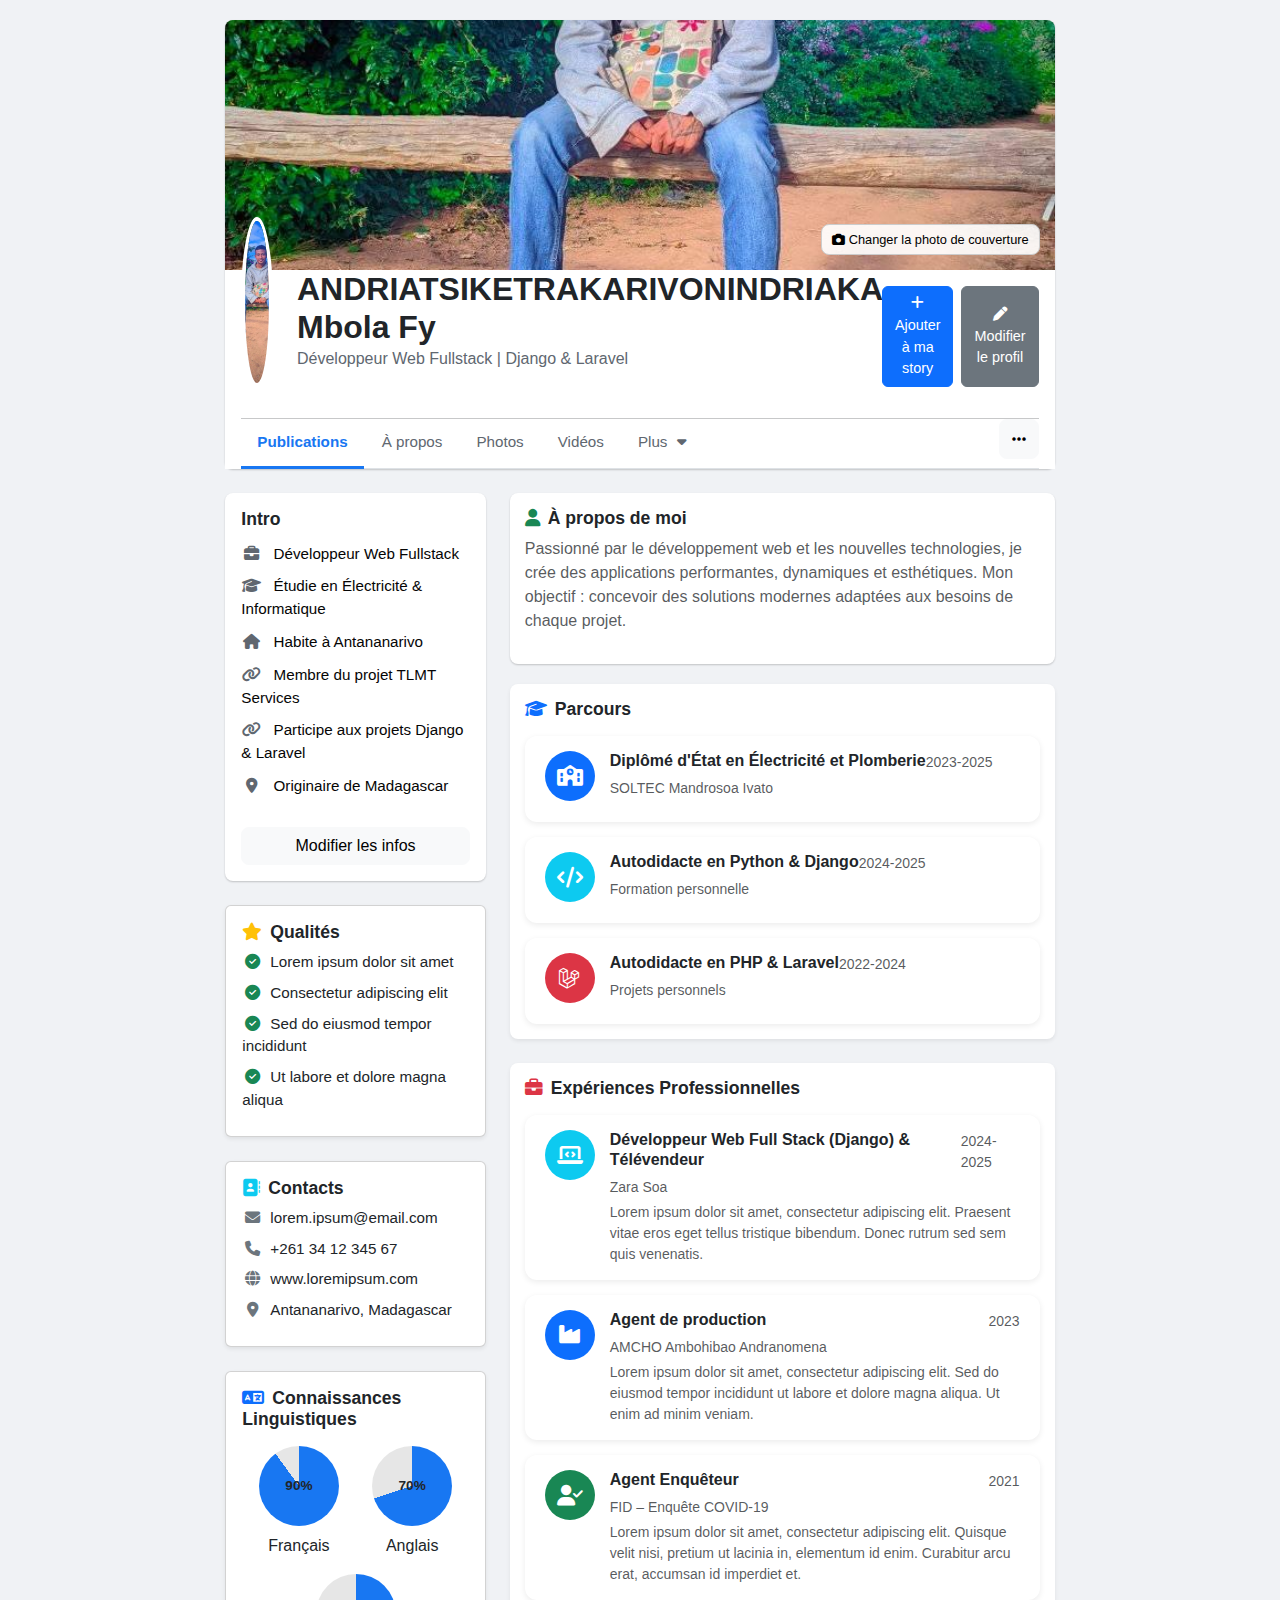
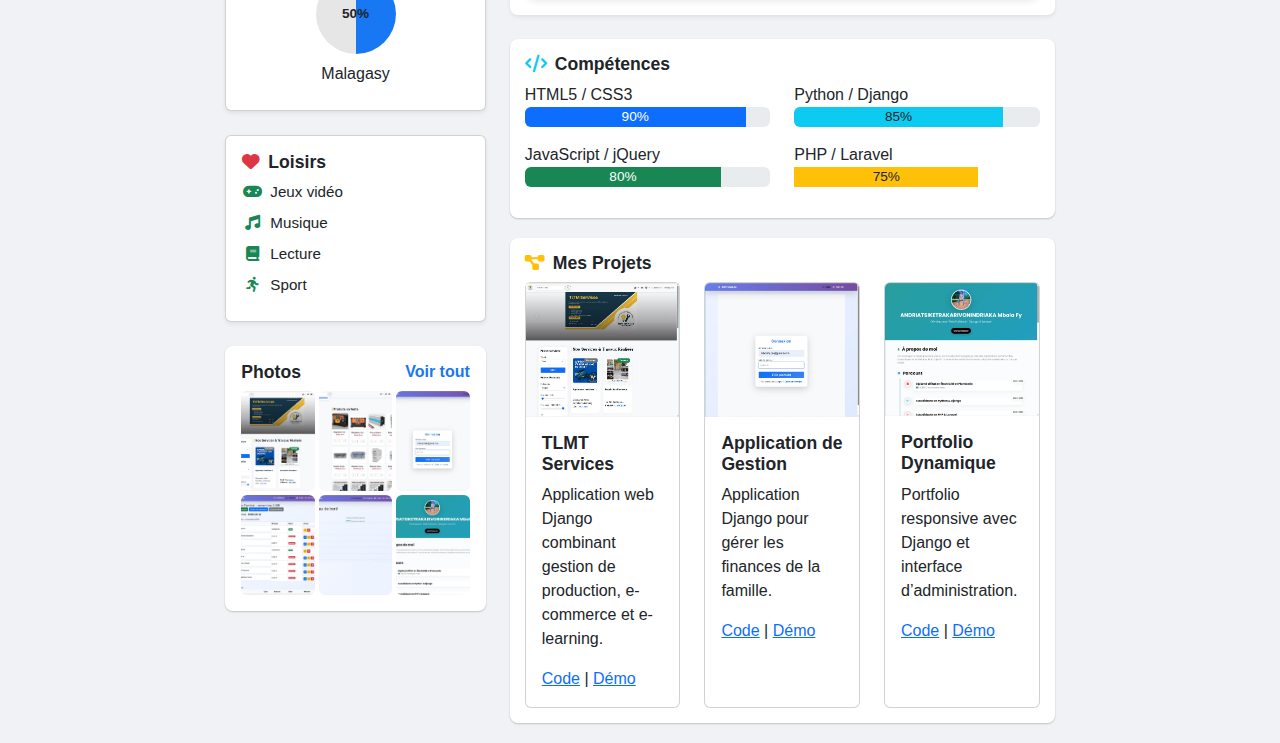
<file: test.html>
<!DOCTYPE html>
<html lang="fr">
<head>
    <meta charset="UTF-8">
    <meta name="viewport" content="width=device-width, initial-scale=1.0">
    <title>Mon Portfolio - Mbola Fy AR</title>

    <!-- CSS Bootstrap & FontAwesome -->
    <link href="https://cdn.jsdelivr.net/npm/bootstrap@5.3.3/dist/css/bootstrap.min.css" rel="stylesheet">
    <link rel="stylesheet" href="https://cdnjs.cloudflare.com/ajax/libs/font-awesome/6.5.2/css/all.min.css">

    <!-- CSS Personnalisé -->
    <style>
        /* ---------- Corps de la page ---------- */
        body {
            background-color: #f0f2f5;
            font-family: Arial, sans-serif;
        }

        .main-content { padding-top: 20px; }

        /* ---------- Carte Profil ---------- */
        .profile-card {
            border: none;
            border-radius: 8px;
            box-shadow: 0 1px 2px rgba(0, 0, 0, 0.2);
            margin-bottom: 20px;
            background-color: #fff;
        }

        .cover-image-container {
            position: relative;
            height: 250px;
            border-top-left-radius: 8px;
            border-top-right-radius: 8px;
            overflow: hidden;
        }

        .cover-image { width: 100%; height: 100%; object-fit: cover; }

        .cover-button {
            position: absolute;
            bottom: 15px;
            right: 15px;
            font-size: 0.8rem;
            padding: 5px 10px;
            border-radius: 6px;
            background-color: rgba(255, 255, 255, 0.9);
            border: 1px solid #ccc;
        }

        .profile-info-bar { padding: 0 16px; background-color: #fff; }

        .profile-picture-container {
            margin-top: -100px;
            border: 4px solid #fff;
            border-radius: 50%;
            width: 170px;
            height: 170px;
            overflow: hidden;
            position: relative;
            z-index: 10;
        }

        .profile-picture { width: 100%; height: 100%; object-fit: cover; }

        .profile-header { padding-bottom: 15px; margin-bottom: 0; }

        .profile-name { font-size: 2rem; font-weight: bold; margin-bottom: 0; }

        .followers-count { color: #606770; font-size: 1rem; }

        .action-buttons button { font-size: 0.9rem; }

        .profile-nav .nav-link {
            color: #606770; font-weight: 500; border: none; padding: 12px 16px; margin-right: 2px;
        }

        .profile-nav .nav-link.active {
            color: #1877f2; border-bottom: 3px solid #1877f2; background-color: transparent; font-weight: bold;
        }

        .profile-nav .nav-link:hover { background-color: #f2f2f2; border-radius: 6px 6px 0 0; }

        .settings-button {
            height: 40px; width: 40px;
            display: flex; align-items: center; justify-content: center;
            border-radius: 50%; margin-right: 0;
        }

        /* ---------- Cartes Générales ---------- */
        .intro-card, .photo-card, .create-post-card, .section-card {
            border: none;
            border-radius: 8px;
            box-shadow: 0 1px 2px rgba(0, 0, 0, 0.2);
            background-color: #fff;
            margin-bottom: 20px;
            padding: 15px;
        }

        .intro-list li { padding: 5px 0; color: #050505; }
        .intro-list i { color: #606770; width: 20px; }

        .photo-card h5 a { font-size: 1rem; color: #1877f2; }
        .photo-card img { height: 100px; object-fit: cover; width: 100%; }

        .mini-profile-picture { width: 40px; height: 40px; object-fit: cover; }

        .create-post-card input.form-control {
            border-radius: 20px; background-color: #f0f2f5; border: none; padding: 10px 15px;
        }

        .post-option { border: none; background-color: transparent; font-weight: 500; }

        /* ---------- Timeline ---------- */
        .timeline { position: relative; margin-left: 30px; padding-left: 15px; border-left: 3px solid #1877f2; }
        .timeline-item { position: relative; margin-bottom: 25px; padding-left: 20px; }
        .timeline-item::before {
            content: attr(data-year); position: absolute; left: -90px; top: 0;
            font-weight: bold; color: #333; background-color: #fff;
            padding: 3px 8px; border-radius: 20px; border: 1px solid #ccc; font-size: 0.85rem;
        }

        .timeline-icon { position: absolute; left: -45px; top: 0; font-size: 1.4rem; }

        .timeline-content h6 { font-weight: 600; margin-bottom: 3px; }
        .timeline-content p { margin: 0; color: #555; font-size: 0.9rem; }

        /* Progress bar */
        .progress { height: 20px; }
        .progress-bar { line-height: 20px; font-size: 0.85rem; }

        /* Sidebar gauche : Qualités et Contacts */
        .card ul li i { width: 20px; text-align: center; }
        .card ul li { font-size: 0.95rem; }
        .card-title { font-weight: 600; font-size: 1.1rem; }
        .shadow-sm { box-shadow: 0 2px 5px rgba(0,0,0,0.08); }
        .btn-light { border-radius: 8px; }

        /* Responsive */
        @media (max-width: 992px) {
            .profile-picture-container { margin-top: -70px; width: 120px; height: 120px; }
            .profile-name { font-size: 1.5rem; }
            .name-and-action { margin-top: 15px; }
            .profile-header { flex-direction: column; align-items: center !important; text-align: center; }
            .action-buttons { margin-top: 15px; margin-left: 0 !important; justify-content: center; }
        }

        /* Timeline moderne style Meta / Instagram */
        .timeline-modern { display: flex; flex-direction: column; gap: 15px; }
        .timeline-item-modern {
            display: flex; align-items: flex-start; background-color: #fff;
            padding: 15px 20px; border-radius: 12px; position: relative;
            transition: all 0.3s ease; box-shadow: 0 2px 6px rgba(0,0,0,0.08);
        }
        .timeline-item-modern:hover { transform: translateY(-3px); box-shadow: 0 6px 12px rgba(0,0,0,0.12); }
        .timeline-badge { flex-shrink: 0; width: 50px; height: 50px; border-radius: 50%;
            display: flex; justify-content: center; align-items: center; color: #fff; font-size: 1.3rem;
            margin-right: 15px; transition: all 0.3s ease; }
        .timeline-badge:hover { transform: scale(1.1); }
        .timeline-body h6 { font-size: 1rem; }
        .timeline-body p { font-size: 0.875rem; margin-bottom: 0; }
        @media (max-width: 768px) {
            .timeline-item-modern { flex-direction: column; align-items: flex-start; }
            .timeline-badge { margin-bottom: 10px; }
        }

        /* Progress circle pour langues */
        .progress-circle {
            width: 80px; height: 80px; border-radius: 50%;
            background: conic-gradient(#1877f2 calc(var(--progress) * 1%), #e6e6e6 0);
            display: flex; align-items: center; justify-content: center;
            font-weight: bold; font-size: 0.9rem; position: relative;
        }
        .progress-circle span { position: absolute; font-size: 0.85rem; }

    </style>
</head>

<body>
<div class="container-fluid main-content">
    <div class="row justify-content-center">
        <div class="col-lg-8 col-md-10">

            <!-- ------------------- Profil Card ------------------- -->
            <div class="card profile-card">
                <div class="cover-image-container">
                    <img src="img/pdp.jpg" class="card-img-top cover-image" alt="Image de couverture">
                    <button class="btn btn-sm btn-light cover-button"><i class="fas fa-camera"></i> Changer la photo de couverture</button>
                </div>
                <div class="profile-info-bar">
                    <div class="d-flex align-items-end profile-header">
                        <div class="profile-picture-container">
                            <img src="img/pdp.jpg" class="profile-picture" alt="Photo de profil">
                        </div>
                        <div class="ms-4 name-and-action">
                            <h2 class="profile-name">ANDRIATSIKETRAKARIVONINDRIAKA Mbola Fy</h2>
                            <p class="followers-count">Développeur Web Fullstack | Django & Laravel</p>
                        </div>
                        <div class="ms-auto action-buttons d-flex">
                            <button class="btn btn-primary me-2"><i class="fas fa-plus"></i> Ajouter à ma story</button>
                            <button class="btn btn-secondary"><i class="fas fa-pen"></i> Modifier le profil</button>
                        </div>
                    </div>
                    <hr class="mt-3 mb-0">
                    <ul class="nav nav-tabs profile-nav">
                        <li class="nav-item"><a class="nav-link active" href="#">Publications</a></li>
                        <li class="nav-item"><a class="nav-link" href="#">À propos</a></li>
                        <li class="nav-item"><a class="nav-link" href="#">Photos</a></li>
                        <li class="nav-item"><a class="nav-link" href="#">Vidéos</a></li>
                        <li class="nav-item"><a class="nav-link" href="#">Plus <i class="fas fa-caret-down"></i></a></li>
                        <li class="nav-item ms-auto"><button class="btn btn-light settings-button"><i class="fas fa-ellipsis-h"></i></button></li>
                    </ul>
                </div>
            </div>

            <!-- ------------------- Contenu Principal ------------------- -->
            <div class="row mt-4">

                <!-- ---------- Colonne Gauche ---------- -->
                <div class="col-lg-4">

                    <!-- Intro -->
                    <div class="card p-3 mb-4 intro-card">
                        <h5 class="card-title">Intro</h5>
                        <ul class="list-unstyled intro-list">
                            <li><i class="fas fa-briefcase me-2"></i> Développeur Web Fullstack</li>
                            <li><i class="fas fa-graduation-cap me-2"></i> Étudie en Électricité & Informatique</li>
                            <li><i class="fas fa-home me-2"></i> Habite à Antananarivo</li>
                            <li><i class="fas fa-link me-2"></i> Membre du projet TLMT Services</li>
                            <li><i class="fas fa-link me-2"></i> Participe aux projets Django & Laravel</li>
                            <li><i class="fas fa-map-marker-alt me-2"></i> Originaire de Madagascar</li>
                        </ul>
                        <button class="btn btn-light w-100 mt-2">Modifier les infos</button>
                    </div>

                    <!-- Qualités -->
                    <div class="card p-3 mb-4 shadow-sm">
                        <h5 class="card-title"><i class="fas fa-star me-2 text-warning"></i>Qualités</h5>
                        <ul class="list-unstyled mb-0">
                            <li class="mb-2"><i class="fas fa-check-circle me-2 text-success"></i>Lorem ipsum dolor sit amet</li>
                            <li class="mb-2"><i class="fas fa-check-circle me-2 text-success"></i>Consectetur adipiscing elit</li>
                            <li class="mb-2"><i class="fas fa-check-circle me-2 text-success"></i>Sed do eiusmod tempor incididunt</li>
                            <li class="mb-2"><i class="fas fa-check-circle me-2 text-success"></i>Ut labore et dolore magna aliqua</li>
                        </ul>
                    </div>

                    <!-- Contacts -->
                    <div class="card p-3 mb-4 shadow-sm">
                        <h5 class="card-title"><i class="fas fa-address-book me-2 text-info"></i>Contacts</h5>
                        <ul class="list-unstyled mb-0">
                            <li class="mb-2"><i class="fas fa-envelope me-2 text-secondary"></i>lorem.ipsum@email.com</li>
                            <li class="mb-2"><i class="fas fa-phone me-2 text-secondary"></i>+261 34 12 345 67</li>
                            <li class="mb-2"><i class="fas fa-globe me-2 text-secondary"></i>www.loremipsum.com</li>
                            <li class="mb-2"><i class="fas fa-map-marker-alt me-2 text-secondary"></i>Antananarivo, Madagascar</li>
                        </ul>
                    </div>

                    <!-- Connaissances Linguistiques -->
                    <div class="card p-3 mb-4 shadow-sm">
                        <h5 class="card-title"><i class="fas fa-language me-2 text-primary"></i>Connaissances Linguistiques</h5>
                        <div class="d-flex justify-content-around flex-wrap">
                            <div class="text-center m-2">
                                <div class="progress-circle" data-progress="90"><span>90%</span></div>
                                <p class="mb-0 mt-2">Français</p>
                            </div>
                            <div class="text-center m-2">
                                <div class="progress-circle" data-progress="70"><span>70%</span></div>
                                <p class="mb-0 mt-2">Anglais</p>
                            </div>
                            <div class="text-center m-2">
                                <div class="progress-circle" data-progress="50"><span>50%</span></div>
                                <p class="mb-0 mt-2">Malagasy</p>
                            </div>
                        </div>
                    </div>

                    <!-- Loisirs -->
                    <div class="card p-3 mb-4 shadow-sm">
                        <h5 class="card-title"><i class="fas fa-heart me-2 text-danger"></i>Loisirs</h5>
                        <ul class="list-unstyled mb-0">
                            <li class="mb-2"><i class="fas fa-gamepad me-2 text-success"></i>Jeux vidéo</li>
                            <li class="mb-2"><i class="fas fa-music me-2 text-success"></i>Musique</li>
                            <li class="mb-2"><i class="fas fa-book me-2 text-success"></i>Lecture</li>
                            <li class="mb-2"><i class="fas fa-running me-2 text-success"></i>Sport</li>
                        </ul>
                    </div>

                    <!-- Photos -->
                    <div class="card p-3 photo-card">
                        <h5 class="card-title d-flex justify-content-between">Photos <a href="#" class="text-decoration-none">Voir tout</a></h5>
                        <div class="row g-1">
                            <div class="col-4"><img src="img/tlmt1.JPG" class="img-fluid rounded" alt="Photo 1"></div>
                            <div class="col-4"><img src="img/tlmt2.JPG" class="img-fluid rounded" alt="Photo 2"></div>
                            <div class="col-4"><img src="img/fam1.JPG" class="img-fluid rounded" alt="Photo 3"></div>
                            <div class="col-4"><img src="img/fam2.JPG" class="img-fluid rounded" alt="Photo 4"></div>
                            <div class="col-4"><img src="img/fam3.JPG" class="img-fluid rounded" alt="Photo 5"></div>
                            <div class="col-4"><img src="img/portfolio1.JPG" class="img-fluid rounded" alt="Photo 6"></div>
                        </div>
                    </div>

                </div> <!-- /col-lg-4 -->

                <!-- ---------- Colonne Droite ---------- -->
                <div class="col-lg-8">

                    <!-- À propos -->
                    <div class="card section-card">
                        <h5 class="card-title"><i class="fa-solid fa-user me-2 text-success"></i>À propos de moi</h5>
                        <p class="text-muted">
                            Passionné par le développement web et les nouvelles technologies, 
                            je crée des applications performantes, dynamiques et esthétiques.
                            Mon objectif : concevoir des solutions modernes adaptées aux besoins de chaque projet.
                        </p>
                    </div>

                    <!-- Parcours -->
                    <div class="card section-card shadow-sm mb-4">
                        <h5 class="card-title mb-3"><i class="fa-solid fa-graduation-cap me-2 text-primary"></i>Parcours</h5>
                        <div class="timeline-modern">
                            <div class="timeline-item-modern">
                                <div class="timeline-badge bg-primary"><i class="fa-solid fa-school"></i></div>
                                <div class="timeline-body">
                                    <div class="d-flex justify-content-between align-items-center mb-1">
                                        <h6 class="mb-1 fw-bold">Diplômé d'État en Électricité et Plomberie</h6>
                                        <span class="text-muted small">2023-2025</span>
                                    </div>
                                    <p class="mb-2 text-muted">SOLTEC Mandrosoa Ivato</p>
                                </div>
                            </div>

                            <div class="timeline-item-modern">
                                <div class="timeline-badge bg-info"><i class="fa-solid fa-code"></i></div>
                                <div class="timeline-body">
                                    <div class="d-flex justify-content-between align-items-center mb-1">
                                        <h6 class="mb-1 fw-bold">Autodidacte en Python & Django</h6>
                                        <span class="text-muted small">2024-2025</span>
                                    </div>
                                    <p class="mb-2 text-muted">Formation personnelle</p>
                                </div>
                            </div>

                            <div class="timeline-item-modern">
                                <div class="timeline-badge bg-danger"><i class="fa-brands fa-laravel"></i></div>
                                <div class="timeline-body">
                                    <div class="d-flex justify-content-between align-items-center mb-1">
                                        <h6 class="mb-1 fw-bold">Autodidacte en PHP & Laravel</h6>
                                        <span class="text-muted small">2022-2024</span>
                                    </div>
                                    <p class="mb-2 text-muted">Projets personnels</p>
                                </div>
                            </div>
                        </div>
                    </div>

                    <!-- Expériences -->
                    <div class="card section-card shadow-sm mb-4">
                        <h5 class="card-title mb-3"><i class="fa-solid fa-briefcase me-2 text-danger"></i>Expériences Professionnelles</h5>
                        <div class="timeline-modern">

                            <div class="timeline-item-modern">
                                <div class="timeline-badge bg-info"><i class="fa-solid fa-laptop-code"></i></div>
                                <div class="timeline-body">
                                    <div class="d-flex justify-content-between align-items-center mb-1">
                                        <h6 class="mb-1 fw-bold">Développeur Web Full Stack (Django) & Télévendeur</h6>
                                        <span class="text-muted small">2024-2025</span>
                                    </div>
                                    <p class="mb-1 text-muted">Zara Soa</p>
                                    <p class="text-muted mb-0">Lorem ipsum dolor sit amet, consectetur adipiscing elit. Praesent vitae eros eget tellus tristique bibendum. Donec rutrum sed sem quis venenatis.</p>
                                </div>
                            </div>

                            <div class="timeline-item-modern">
                                <div class="timeline-badge bg-primary"><i class="fa-solid fa-industry"></i></div>
                                <div class="timeline-body">
                                    <div class="d-flex justify-content-between align-items-center mb-1">
                                        <h6 class="mb-1 fw-bold">Agent de production</h6>
                                        <span class="text-muted small">2023</span>
                                    </div>
                                    <p class="mb-1 text-muted">AMCHO Ambohibao Andranomena</p>
                                    <p class="text-muted mb-0">Lorem ipsum dolor sit amet, consectetur adipiscing elit. Sed do eiusmod tempor incididunt ut labore et dolore magna aliqua. Ut enim ad minim veniam.</p>
                                </div>
                            </div>

                            <div class="timeline-item-modern">
                                <div class="timeline-badge bg-success"><i class="fa-solid fa-user-check"></i></div>
                                <div class="timeline-body">
                                    <div class="d-flex justify-content-between align-items-center mb-1">
                                        <h6 class="mb-1 fw-bold">Agent Enquêteur</h6>
                                        <span class="text-muted small">2021</span>
                                    </div>
                                    <p class="mb-1 text-muted">FID – Enquête COVID-19</p>
                                    <p class="text-muted mb-0">Lorem ipsum dolor sit amet, consectetur adipiscing elit. Quisque velit nisi, pretium ut lacinia in, elementum id enim. Curabitur arcu erat, accumsan id imperdiet et.</p>
                                </div>
                            </div>

                        </div>
                    </div>

                    <!-- Compétences -->
                    <div class="card section-card">
                        <h5 class="card-title"><i class="fa-solid fa-code me-2 text-info"></i>Compétences</h5>
                        <div class="row">
                            <div class="col-md-6">
                                <label>HTML5 / CSS3</label>
                                <div class="progress mb-3"><div class="progress-bar bg-primary" style="width:90%">90%</div></div>
                                <label>JavaScript / jQuery</label>
                                <div class="progress mb-3"><div class="progress-bar bg-success" style="width:80%">80%</div></div>
                            </div>
                            <div class="col-md-6">
                                <label>Python / Django</label>
                                <div class="progress mb-3"><div class="progress-bar bg-info text-dark" style="width:85%">85%</div></div>
                                <label>PHP / Laravel</label>
                                <div class="progress-bar bg-warning text-dark" style="width:75%">75%</div>
                            </div>
                        </div>
                    </div>

                    <!-- Projets -->
                    <div class="card section-card">
                        <h5 class="card-title"><i class="fa-solid fa-diagram-project me-2 text-warning"></i>Mes Projets</h5>
                        <div class="row g-4">
                            <!-- Projet 1 -->
                            <div class="col-md-4">
                                <div class="card project-card h-100">
                                    <div id="carouselProjet1" class="carousel slide" data-bs-ride="carousel">
                                        <div class="carousel-inner">
                                            <div class="carousel-item active"><img src="img/tlmt1.JPG" class="d-block w-100" alt="TLMT Services 1"></div>
                                            <div class="carousel-item"><img src="img/tlmt2.JPG" class="d-block w-100" alt="TLMT Services 2"></div>
                                        </div>
                                    </div>
                                    <div class="card-body">
                                        <h6 class="card-title">TLMT Services</h6>
                                        <p class="card-text">Application web Django combinant gestion de production, e-commerce et e-learning.</p>
                                        <a href="https://github.com/MbolafyDev/tlmt" target="_blank">Code</a> | 
                                        <a href="https://tlmt.pythonanywhere.com/" target="_blank">Démo</a>
                                    </div>
                                </div>
                            </div>

                            <!-- Projet 2 -->
                            <div class="col-md-4">
                                <div class="card project-card h-100">
                                    <img src="img/fam1.JPG" class="card-img-top" alt="Application de Gestion">
                                    <div class="card-body">
                                        <h6 class="card-title">Application de Gestion</h6>
                                        <p class="card-text">Application Django pour gérer les finances de la famille.</p>
                                        <a href="https://github.com/MbolafyDev/famfinance" target="_blank">Code</a> | 
                                        <a href="https://fymbola.pythonanywhere.com/" target="_blank">Démo</a>
                                    </div>
                                </div>
                            </div>

                            <!-- Projet 3 -->
                            <div class="col-md-4">
                                <div class="card project-card h-100">
                                    <img src="img/portfolio1.JPG" class="card-img-top" alt="Portfolio Dynamique">
                                    <div class="card-body">
                                        <h6 class="card-title">Portfolio Dynamique</h6>
                                        <p class="card-text">Portfolio responsive avec Django et interface d’administration.</p>
                                        <a href="https://github.com/MbolafyDev/Porfolio" target="_blank">Code</a> | 
                                        <a href="https://mbolafydev.github.io/Porfolio/" target="_blank">Démo</a>
                                    </div>
                                </div>
                            </div>

                        </div>
                    </div>

                </div> <!-- /col-lg-8 -->

            </div> <!-- /row -->

        </div>
    </div>
</div>

<!-- JS Bootstrap -->
<script src="https://cdn.jsdelivr.net/npm/bootstrap@5.3.3/dist/js/bootstrap.bundle.min.js"></script>

<!-- Script pour Progress Circles -->
<script>
document.querySelectorAll('.progress-circle').forEach(circle => {
    const progress = circle.getAttribute('data-progress');
    circle.style.setProperty('--progress', progress);
});
</script>

</body>
</html>
</file>
